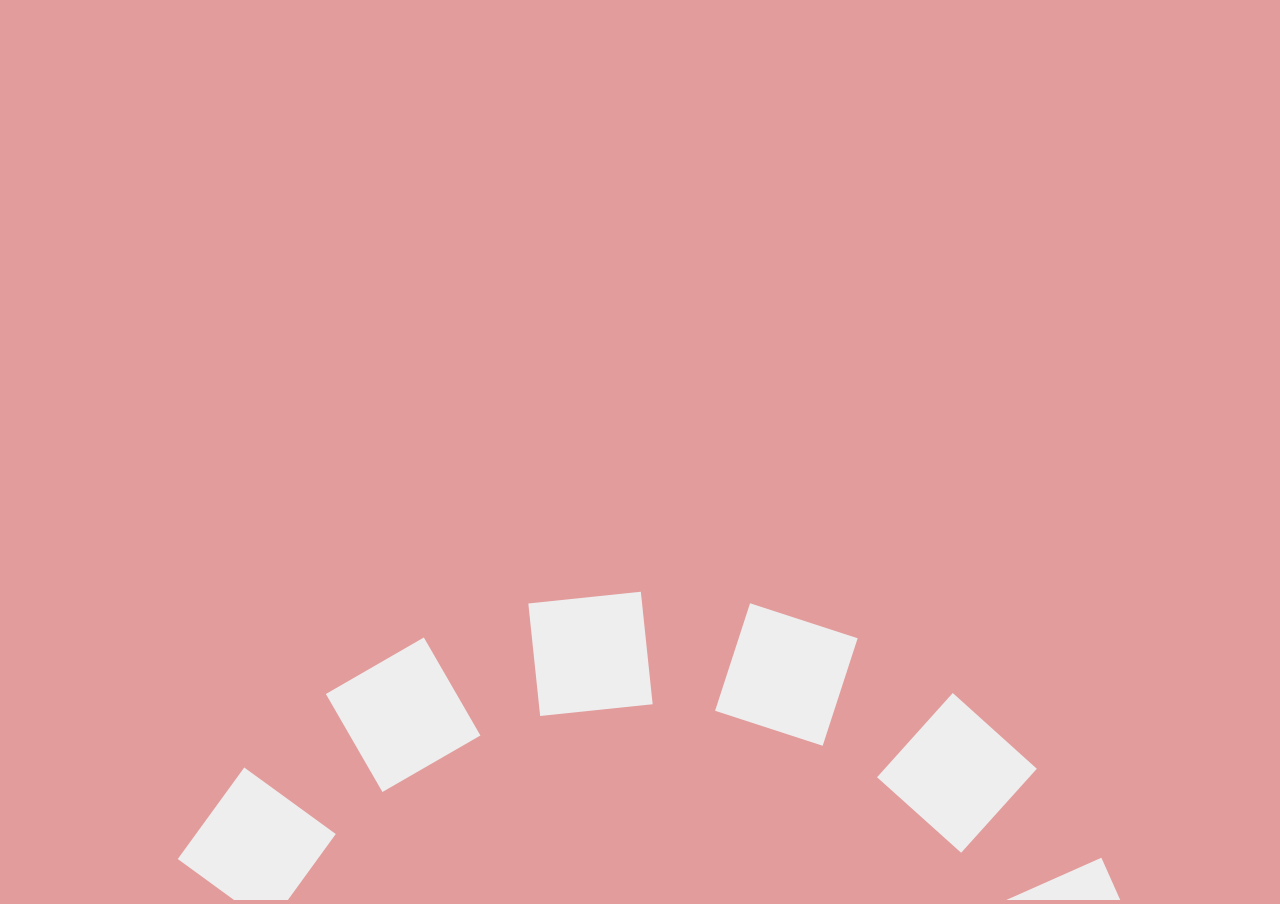
<file: index.html>
<!DOCTYPE html>
<html lang="en">
  <head>
    <meta charset="UTF-8" />
    <meta name="viewport" content="width=device-width, initial-scale=1.0" />
    <title>Document</title>
    <link rel="stylesheet" type="text/css" href="css/index.css" />
  </head>
  <body>
    <script type="module" src="js/app.js"></script>
  </body>
</html>
</file>
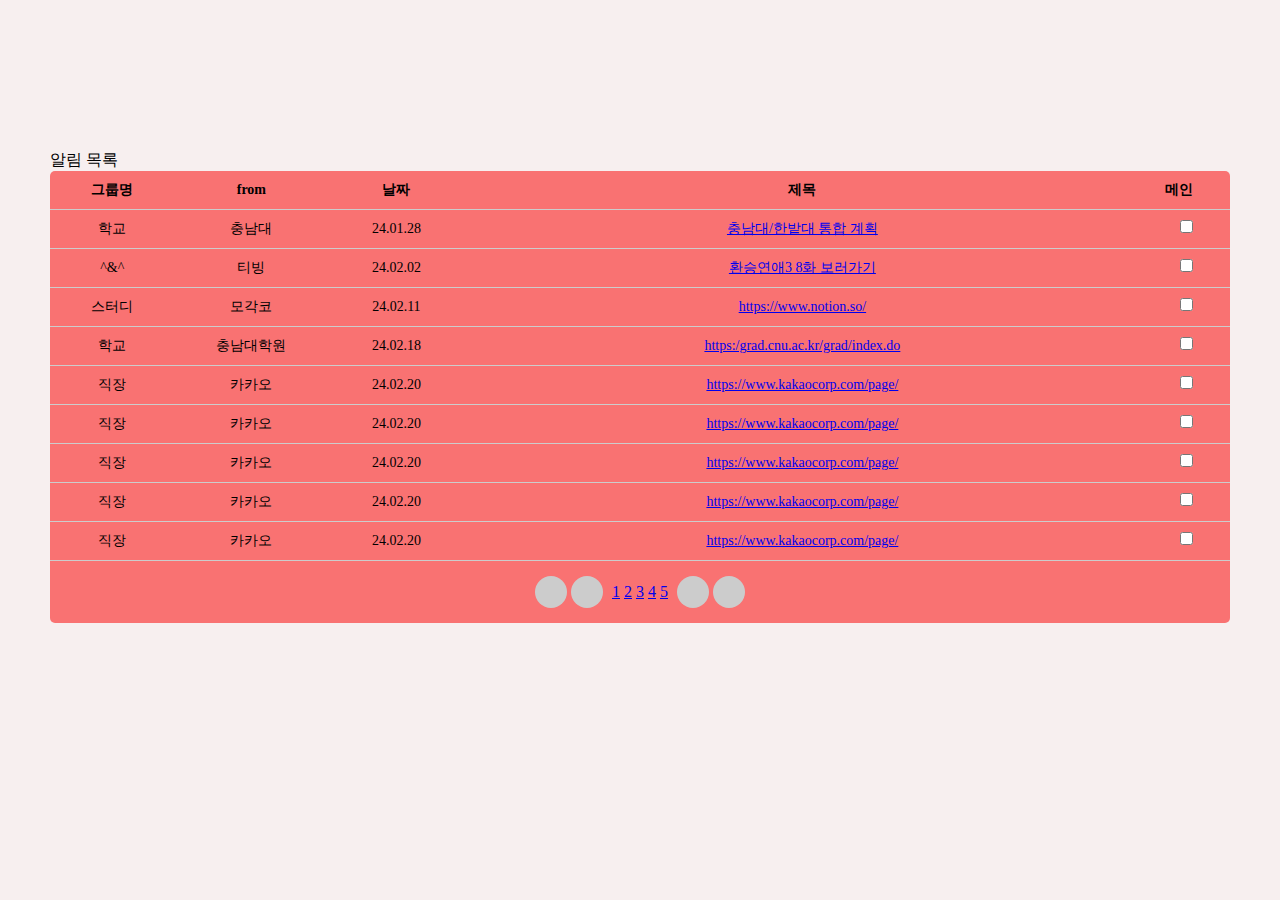
<file: alarm_list.html>
<!DOCTYPE html>
<html lang="ko">
<head>
    <meta charset="UTF-8">
    <meta name="viewport" content="width=device-width, initial-scale=1.0">
    <link rel="stylesheet" href="css/alarm_list_style.css">
    <title>알림 모음</title>
</head>
<body>
    <div class="board">
        <div>알림 목록</div>
        
        <div class="head_body">

            <div class="head">
            <div class="group">그룹명</div>
            <div class="from">from</div>
            <div class="date">날짜</div>
            <div class="title">제목</div>
            <div class="button">메인</div>
            </div>
            <div class="body">
            <div class="item">
                <div class="group">학교</div>
                <div class="from">충남대</div>
                <div class="date">24.01.28</div>
                <div class="title"><a href="a">충남대/한밭대 통합 계획</a></div>
                <input type="checkbox" id="check_btn">

            </div>
            <div class="item">
                <div class="group">^&^</div>
                <div class="from">티빙</div>
                <div class="date">24.02.02</div>
                <div class="title"><a href="a">환승연애3 8화 보러가기</a></div>
                <input type="checkbox" id="check_btn">
            </div>
            <div class="item">
                <div class="group">스터디</div>
                <div class="from">모각코</div>
                <div class="date">24.02.11</div>
                <div class="title"><a href="a">https://www.notion.so/</a></div>
                <input type="checkbox" id="check_btn">
            </div>
            <div class="item">
                <div class="group">학교</div>
                <div class="from">충남대학원</div>
                <div class="date">24.02.18</div>
                <div class="title"><a href="a">https:/grad.cnu.ac.kr/grad/index.do</a></div>
                <input type="checkbox" id="check_btn">
            </div>
            <div class="item">
                <div class="group">직장</div>
                <div class="from">카카오</div>
                <div class="date">24.02.20</div>
                <div class="title"><a href="a">https://www.kakaocorp.com/page/</a></div>
                <input type="checkbox" id="check_btn">
            </div>
            <div class="item">
                <div class="group">직장</div>
                <div class="from">카카오</div>
                <div class="date">24.02.20</div>
                <div class="title"><a href="a">https://www.kakaocorp.com/page/</a></div>
                <input type="checkbox" id="check_btn">
            </div>
            <div class="item">
                <div class="group">직장</div>
                <div class="from">카카오</div>
                <div class="date">24.02.20</div>
                <div class="title"><a href="a">https://www.kakaocorp.com/page/</a></div>
                <input type="checkbox" id="check_btn">
            </div>
            <div class="item">
                <div class="group">직장</div>
                <div class="from">카카오</div>
                <div class="date">24.02.20</div>
                <div class="title"><a href="a">https://www.kakaocorp.com/page/</a></div>
                <input type="checkbox" id="check_btn">
            </div>
            <div class="item">
                <div class="group">직장</div>
                <div class="from">카카오</div>
                <div class="date">24.02.20</div>
                <div class="title"><a href="a">https://www.kakaocorp.com/page/</a></div>
                <input type="checkbox" id="check_btn">
            </div>
            </div>
            <div class="page">
                <a href="#" class="bt first">처음 페이지</a>
                <a href="#" class="bt prev">이전 페이지</a>
                <a href="#" class="num">1</a>
                <a href="#" class="num">2</a>
                <a href="#" class="num">3</a>
                <a href="#" class="num">4</a>
                <a href="#" class="num">5</a>
                <a href="#" class="bt next">다음 페이지</a>
                <a href="#" class="bt last">마지막 페이지</a>
            </div>
        </div>
        

    </div>
</body>
</html>
</file>
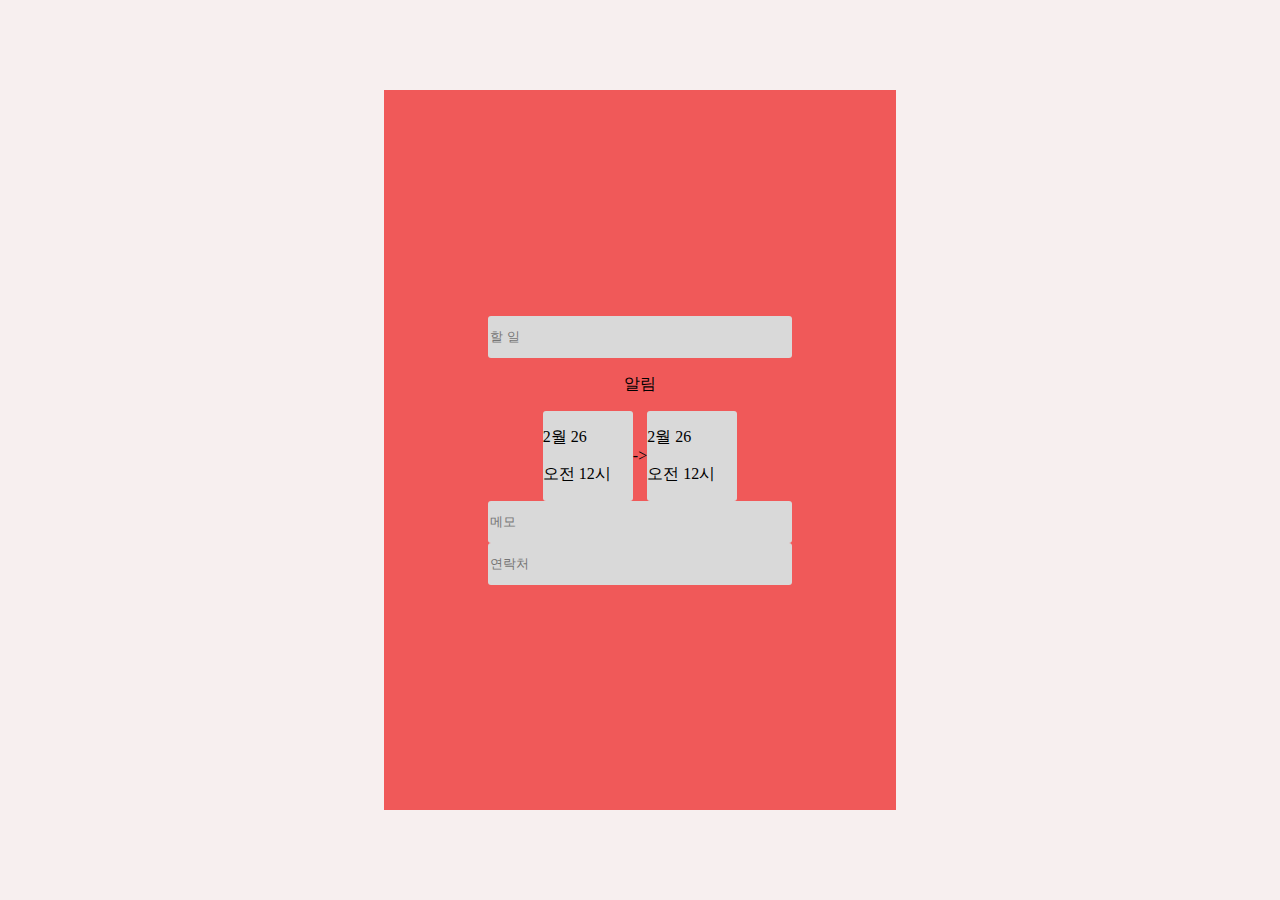
<file: cal_set.html>
<!DOCTYPE html>
<html lang="ko">
<head>
  <meta charset="UTF-8">
  <meta http-equiv="X-UA-Compatible" content="IE=edge">
  <meta name="viewport" content="width=device-width, initial-scale=1.0">
  <title>transition-delay</title>
  <style>
     body {
            display: flex;
            flex-direction: column;
            align-items: center;
            justify-content: center;
            height: 100vh;
            margin: 0;
            background-color: #F7EFEF;
        }
        .cal{
            display: flex;
            flex-direction: row;
            width :200px;
            align-items: center;
            justify-content: center;

            
        }
        .bind{
            display: flex;
            flex-direction: column;
            align-items: center;
            justify-content: center;
            background-color:#F05959 ;
            height: 80%;
            width: 40%;
        }
        .title,.memo,.telephone
        {   
            background-color: #D9D9D9;
            width:300.15px;
            height:40px;
            border: none;
            border-radius: 3px;
        }
        .f_cal,.s_cal
        {
            background-color: #D9D9D9;
            border-radius: 3px;
            width :45%;
            height:100%

        }

        

   
  </style>
</head>
<body>
  <div class="bind">
    <div class="alarm">
        <input type="text" id="title" placeholder="할 일" class="title">
    </div>
    <div class="icon">
        <p class="letter">알림<p>
    </div>
    <div class="cal">
        <div class="f_cal">
         <p>2월 26</p>
         <p>오전 12시</p>
        </div>
        <div class="arrow">
            <p>-></p>
        </div>
        <div class="s_cal">
        <p>2월 26</p>
        <p>오전 12시</p>
       </div>
    </div>
    <div class="top_memo">
        <input type="text" id="memo" placeholder="메모" class="memo">
    </div>
    <div class="tele">
        <input type="text" id="telephone" placeholder="연락처" class="telephone">
    </div>

  </div>
</body>
</html>
</file>
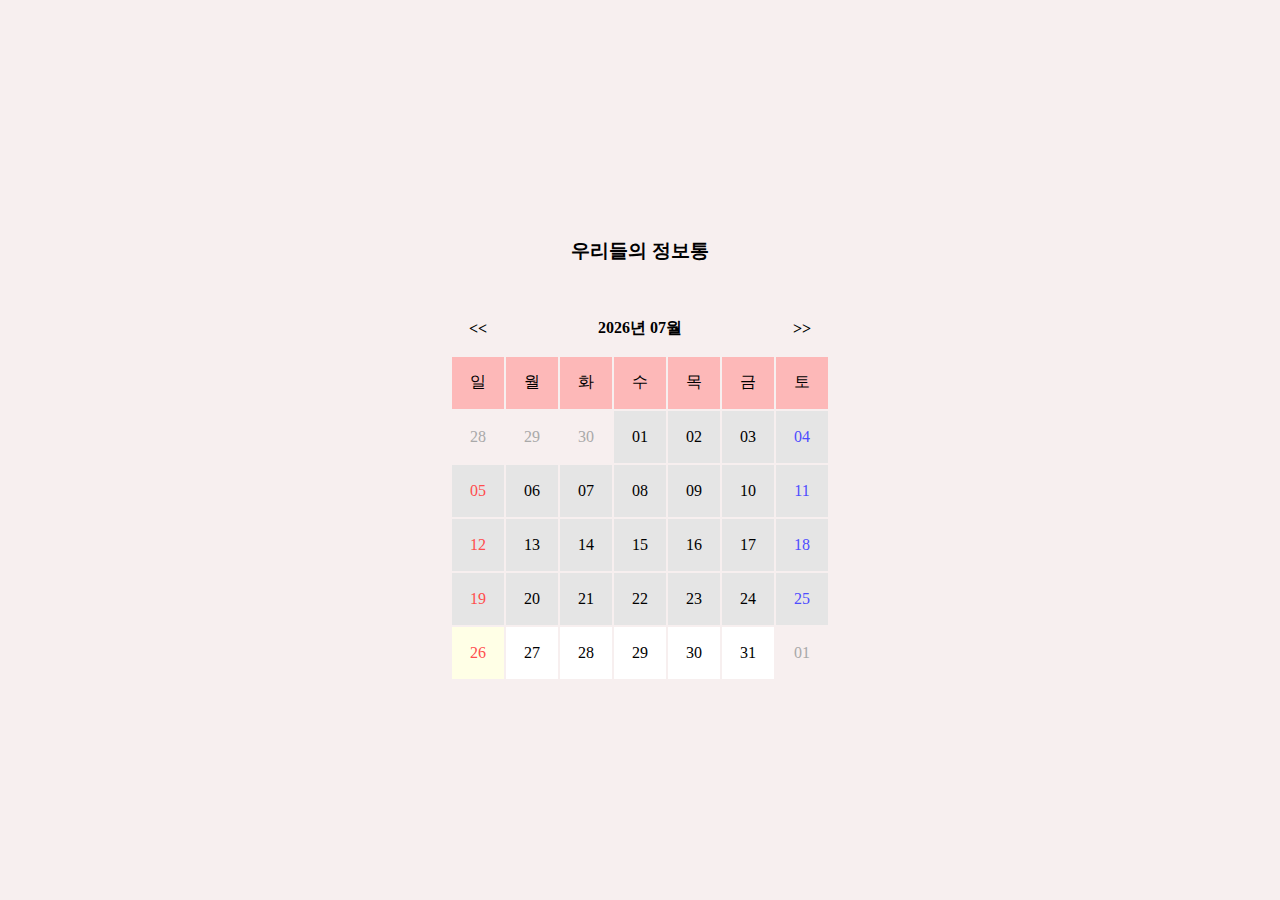
<file: calender.html>
<!DOCTYPE html>
<html lang="ko">
<head>
  <meta charset="UTF-8">
  <meta http-equiv="X-UA-Compatible" content="IE=edge">
  <meta name="viewport" content="width=device-width, initial-scale=1.0">
  <title>calender</title>
  <style type="text/css">
    body {
            display: flex;
            flex-direction: row;
            align-items: center;
            justify-content: center;
            height: 100vh;
            margin: 0;
            background-color: #F7EFEF;
        }
    .title{
        text-align: center;
        
    }
    a { color:#000000;text-decoration:none; }
    .scriptCalendar { text-align:center; }
    .scriptCalendar > thead > tr > td { width:50px;height:50px; }
    .scriptCalendar > thead > tr:first-child > td { font-weight:bold; }
    .scriptCalendar > thead > tr:last-child > td { background-color:#FDB8B8; }
    .scriptCalendar > tbody > tr > td { width:50px;height:50px; }
    .calendarBtn { cursor:pointer; } 
</style>
  <script type="text/javascript">
    document.addEventListener("DOMContentLoaded", function() {
        buildCalendar();
        
        document.getElementById("btnPrevCalendar").addEventListener("click", function(event) {
            prevCalendar();
        });
        
        document.getElementById("nextNextCalendar").addEventListener("click", function(event) {
            nextCalendar();
        });
    });

    var toDay = new Date(); // @param 전역 변수, 오늘 날짜 / 내 컴퓨터 로컬을 기준으로 toDay에 Date 객체를 넣어줌
    var nowDate = new Date();  // @param 전역 변수, 실제 오늘날짜 고정값
    
    /**
     * @brief   이전달 버튼 클릭시
     */
    function prevCalendar() {
        this.toDay = new Date(toDay.getFullYear(), toDay.getMonth() - 1, toDay.getDate());
        buildCalendar();    // @param 전월 캘린더 출력 요청
    }

    /**
     * @brief   다음달 버튼 클릭시
     */
    function nextCalendar() {
        this.toDay = new Date(toDay.getFullYear(), toDay.getMonth() + 1, toDay.getDate());
        buildCalendar();    // @param 명월 캘린더 출력 요청
    }

    /**
     * @brief   캘린더 오픈
     * @details 날짜 값을 받아 캘린더 폼을 생성하고, 날짜값을 채워넣는다.
     */
    function buildCalendar() {

        let doMonth = new Date(toDay.getFullYear(), toDay.getMonth(), 1);
        let lastDate = new Date(toDay.getFullYear(), toDay.getMonth() + 1, 0);

        let tbCalendar = document.querySelector(".scriptCalendar > tbody");

        document.getElementById("calYear").innerText = toDay.getFullYear();                       // @param YYYY월
        document.getElementById("calMonth").innerText = autoLeftPad((toDay.getMonth() + 1), 2);   // @param MM월
        

        // @details 이전 캘린더의 출력결과가 남아있다면, 이전 캘린더를 삭제한다.
        while(tbCalendar.rows.length > 0) {
            tbCalendar.deleteRow(tbCalendar.rows.length - 1);
        }

        // @param 첫번째 개행
        let row = tbCalendar.insertRow();

        // @param 날짜가 표기될 열의 증가값
        let dom = 1;

        // @details 시작일의 요일값( doMonth.getDay() ) + 해당월의 전체일( lastDate.getDate())을  더해준 값에서
        //               7로 나눈값을 올림( Math.ceil() )하고 다시 시작일의 요일값( doMonth.getDay() )을 빼준다.
        let daysLength = (Math.ceil((doMonth.getDay() + lastDate.getDate()) / 7) * 7) - doMonth.getDay();

        // @param 달력 출력
        // @details 시작값은 1일을 직접 지정하고 요일값( doMonth.getDay() )를 빼서 마이너스( - )로 for문을 시작한다.
        for(let day = 1 - doMonth.getDay(); daysLength >= day; day++) {

            let column = row.insertCell();

            // @param 평일( 전월일과 익월일의 데이터 제외 )
            if(Math.sign(day) == 1 && lastDate.getDate() >= day) {

                // @param 평일 날짜 데이터 삽입
                column.innerText = autoLeftPad(day, 2);

                // @param 일요일인 경우
                if(dom % 7 == 1) {
                    column.style.color = "#FF4D4D";
                }

                // @param 토요일인 경우
                if(dom % 7 == 0) {
                    column.style.color = "#4D4DFF";
                    row = tbCalendar.insertRow();   // @param 토요일이 지나면 다시 가로 행을 한줄 추가한다.
                }

            }

            // @param 평일 전월일과 익월일의 데이터 날짜변경
            else {
                let exceptDay = new Date(doMonth.getFullYear(), doMonth.getMonth(), day);
                column.innerText = autoLeftPad(exceptDay.getDate(), 2);
                column.style.color = "#A9A9A9";
            }

            // @brief   전월, 명월 음영처리
            // @details 현재년과 선택 년도가 같은경우
            if(toDay.getFullYear() == nowDate.getFullYear()) {

                // @details 현재월과 선택월이 같은경우
                if(toDay.getMonth() == nowDate.getMonth()) {

                    // @details 현재일보다 이전인 경우이면서 현재월에 포함되는 일인경우
                    if(nowDate.getDate() > day && Math.sign(day) == 1) {
                        column.style.backgroundColor = "#E5E5E5";
                    }

                    // @details 현재일보다 이후이면서 현재월에 포함되는 일인경우
                    else if(nowDate.getDate() < day && lastDate.getDate() >= day) {
                        column.style.backgroundColor = "#FFFFFF";
                        column.style.cursor = "pointer";
                        column.onclick = function(){ calendarChoiceDay(this); }
                    }

                    // @details 현재일인 경우
                    else if(nowDate.getDate() == day) {
                        column.style.backgroundColor = "#FFFFE6";
                        column.style.cursor = "pointer";
                        column.onclick = function(){ calendarChoiceDay(this); }
                    }

                // @details 현재월보다 이전인경우
                } else if(toDay.getMonth() < nowDate.getMonth()) {
                    if(Math.sign(day) == 1 && day <= lastDate.getDate()) {
                        column.style.backgroundColor = "#E5E5E5";
                    }
                }

                // @details 현재월보다 이후인경우
                else {
                    if(Math.sign(day) == 1 && day <= lastDate.getDate()) {
                        column.style.backgroundColor = "#FFFFFF";
                        column.style.cursor = "pointer";
                        column.onclick = function(){ calendarChoiceDay(this); }
                    }
                }
            }

            // @details 선택한년도가 현재년도보다 작은경우
            else if(toDay.getFullYear() < nowDate.getFullYear()) {
                if(Math.sign(day) == 1 && day <= lastDate.getDate()) {
                    column.style.backgroundColor = "#E5E5E5";
                }
            }

            // @details 선택한년도가 현재년도보다 큰경우
            else {
                if(Math.sign(day) == 1 && day <= lastDate.getDate()) {
                    column.style.backgroundColor = "#FFFFFF";
                    column.style.cursor = "pointer";
                    column.onclick = function(){ calendarChoiceDay(this); }
                }
            }
            dom++;
        }
    }

    /**
     * @brief   날짜 선택
     * @details 사용자가 선택한 날짜에 체크표시를 남긴다.
     */
    function calendarChoiceDay(column) {

        // @param 기존 선택일이 존재하는 경우 기존 선택일의 표시형식을 초기화 한다.
        if(document.getElementsByClassName("choiceDay")[0]) {
            
            // @see 금일인 경우
            if(document.getElementById("calMonth").innerText == autoLeftPad((nowDate.getMonth() + 1), 2) && document.getElementsByClassName("choiceDay")[0].innerText == autoLeftPad(toDay.getDate(), 2)) {
                document.getElementsByClassName("choiceDay")[0].style.backgroundColor = "#FFFFE6";  
            }
            
            // @see 금일이 아닌 경우
            else {
                document.getElementsByClassName("choiceDay")[0].style.backgroundColor = "#FFFFFF";
            }
            document.getElementsByClassName("choiceDay")[0].classList.remove("choiceDay");
        }

        // @param 선택일 체크 표시
        column.style.backgroundColor = "#FF9999";

        // @param 선택일 클래스명 변경
        column.classList.add("choiceDay");
    }

    /**
     * @brief   숫자 두자릿수( 00 ) 변경
     * @details 자릿수가 한자리인 ( 1, 2, 3등 )의 값을 10, 11, 12등과 같은 두자리수 형식으로 맞추기위해 0을 붙인다.
     * @param   num     앞에 0을 붙일 숫자 값
     * @param   digit   글자의 자릿수를 지정 ( 2자릿수인 경우 00, 3자릿수인 경우 000 … )
     */
    function autoLeftPad(num, digit) {
        if(String(num).length < digit) {
            num = new Array(digit - String(num).length + 1).join("0") + num;
        }
        return num;
    }

</script>
</head>
<body>
    <div>
        <h3 class="title">우리들의 정보통</h3>
        <br/>
        <table class="scriptCalendar">
            <thead>
                <tr>
                    <td class="calendarBtn" id="btnPrevCalendar">&#60;&#60;</td>
                    <td colspan="5">
                        <span id="calYear">YYYY</span>년
                        <span id="calMonth">MM</span>월
                    </td>
                    <td class="calendarBtn" id="nextNextCalendar">&#62;&#62;</td>
                </tr>
                <tr>
                    <td>일</td><td>월</td><td>화</td><td>수</td><td>목</td><td>금</td><td>토</td>
                </tr>
            </thead>
            <tbody></tbody>
        </table>
    </div>
  
</body>
</html>
</file>
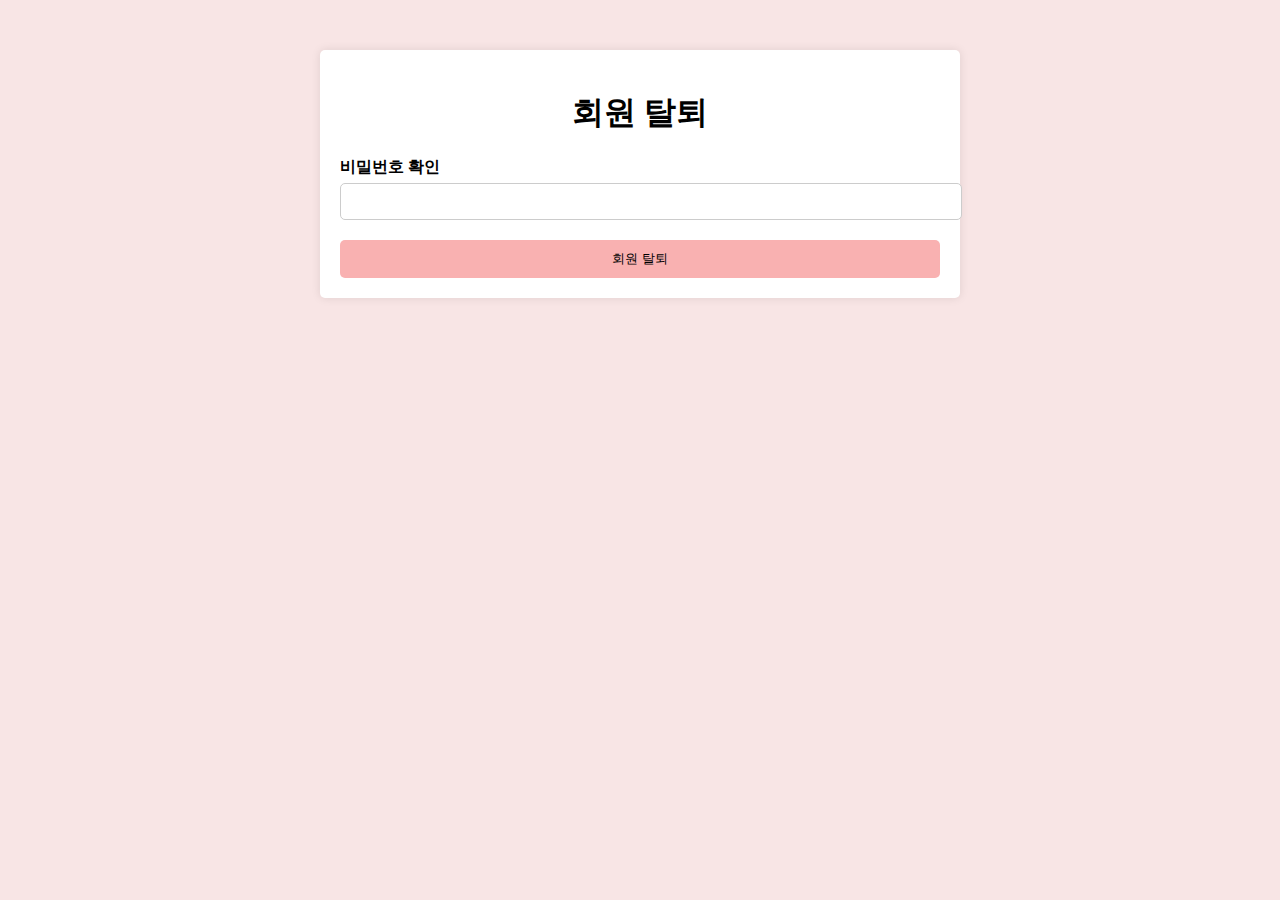
<file: delete.html>
<!DOCTYPE html>
<html lang="ko">
<head>
  <meta charset="UTF-8">
  <meta http-equiv="X-UA-Compatible" content="IE=edge">
  <meta name="viewport" content="width=device-width, initial-scale=1.0">
  <title>회원 탈퇴</title>
  <style>
    body {
      margin: 0;
      padding: 0;
      background-color: #F8E5E5; 
    }

    .container {
      max-width: 600px;
      margin: 50px auto;
      padding: 20px;
      background-color: white;
      border-radius: 5px;
      box-shadow: 0px 0px 10px rgba(0, 0, 0, 0.1);
    }

    h1 {
      text-align: center;
    }

    .form-group {
      margin-bottom: 20px;
    }

    .form-group label {
      display: block;
      font-weight: bold;
      margin-bottom: 5px;
    }

    .form-group input {
      width: 100%;
      padding: 10px;
      border-radius: 5px;
      border: 1px solid #ccc;
    }

    .submit-button {
      display: block;
      width: 100%;
      padding: 10px;
      background-color: #f9b1b1;
      color: black;
      border: none;
      border-radius: 5px;
      cursor: pointer;
      transition: background-color 0.3s;
    }

    .submit-button:hover {
      background-color: #f18e8e;
    }
  </style>
</head>
<body>
  <div class="container">
    <h1>회원 탈퇴</h1>
    <form>
      <div class="form-group">
        <label for="password">비밀번호 확인</label>
        <input type="password">
      </div>
      <button type="submit" class="submit-button">회원 탈퇴</button>
    </form>
  </div>
</body>
</html>
</file>
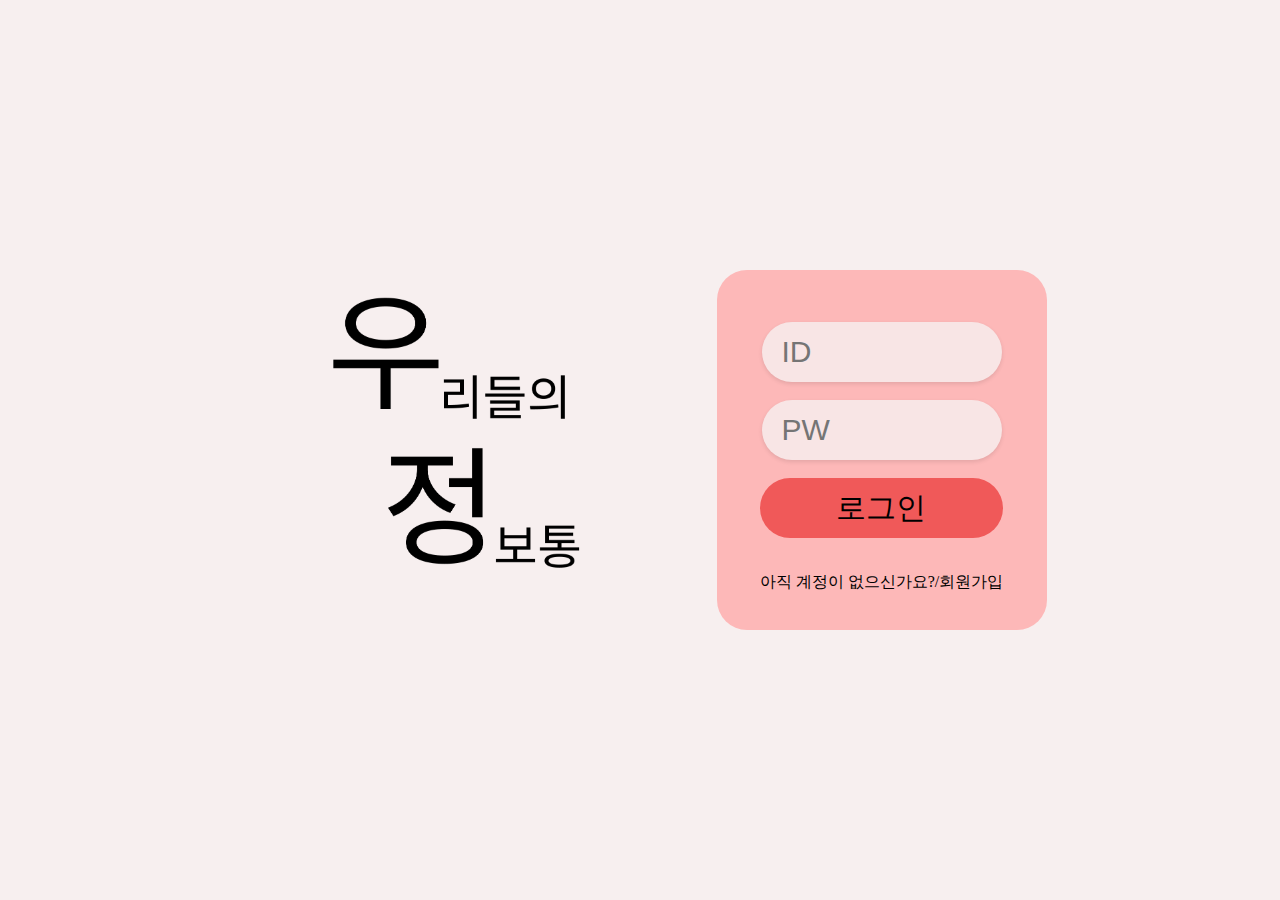
<file: log_in_main.html>
<!DOCTYPE html>
<html lang="en">
<head>
    <meta charset="UTF-8">
    <meta name="viewport" content="width=device-width, initial-scale=1.0">
    <title>login</title>
    <style>
        body {
            display: flex;
            flex-direction: row;
            align-items: center;
            justify-content: center;
            height: 100vh;
            margin: 0;
            background-color: #F7EFEF;
        }
        .logo{
            left : 100px;
            top : 20px;
            margin-bottom : 40px;
            width:403px;
            height:310px;
            margin-right: 40px;

        }
        .log_in{
            padding: 10px 20px; /* 버튼 크기 조정을 위해 패딩을 조절하세요 */
            font-size: 30px;
            width :200px;
            margin-bottom: 0px;
            color : black;
            left : 100px;
            border-radius: 30px;
            border:none;
            background-color: #F8E5E5;
            height: 40px;
            box-shadow: 0 2px 4px rgba(0,0,0,0.1); /* 그림자 추가 */
        }
        .member{
            padding: 10px 20px; /* 버튼 크기 조정을 위해 패딩을 조절하세요 */
            font-size: 30px;
            margin-bottom: 0px;
            width : 200px;
            color : black;
            left : 100px;
            border-radius: 30px;
            border:none;
            background-color: #F8E5E5;
            height: 40px;
            box-shadow: 0 2px 4px rgba(0,0,0,0.1); /* 그림자 추가 */
        }
        .find{
            width : 243.33px;
            margin-bottom: 0px;
            padding: 10px 20px; /* 버튼 크기 조정을 위해 패딩을 조절하세요 */
            font-size: 30px;
            color : black;
            left : 100px;
            border-radius: 30px;
            border:none;
            background-color: #F05959;
            border-bottom: 0px;
            height: 60px;
        }
        .forgot:hover{
            font-size: 20px ;
            font-weight: bold;
            margin-top: 0px;

        }
        .bind{
            background-color: #FDB8B8;
            border: 2px solid #000;
            align-items: center;
            width:330px;
            height:330px;
            display:flex;
            flex-direction: column;
            justify-content: center;
            border-radius: 30px;
            border:none;
            padding-top: 30px;
            margin-left:40px
        }
    </style>
</head>
<body>
    <img src = "image\mainlogo.png.png" alt = "로고" class = "logo">
    <div class="bind">
        <label for ="userid">
            <input type="text" class = "log_in" id="userid" placeholder="ID"> 
                
            </input>
        </label>
        <br>
        <label for ="userpw">
            <input type="password" class = "member" id="userpw" placeholder="PW"> 
                
        </input>
        </label>
        <br>
        <label >
            <button class = "find" onclick="location.href='index.html'"> 
                로그인 
            </button>
        </label>
        <br>
        <label>
            <p class="forgot" onclick="location.href='memberlogin.html'">
                아직 계정이 없으신가요?/회원가입
            </p>
        </label>
        
    </div>
    <script>
        function memberlogin() {
             var link='memberlogin.html';
             window.location.href = link;
         }
         function login() {
             var link='index.html';
             window.location.href = link;
         }
     </script>
        
</body>
</html>
</file>
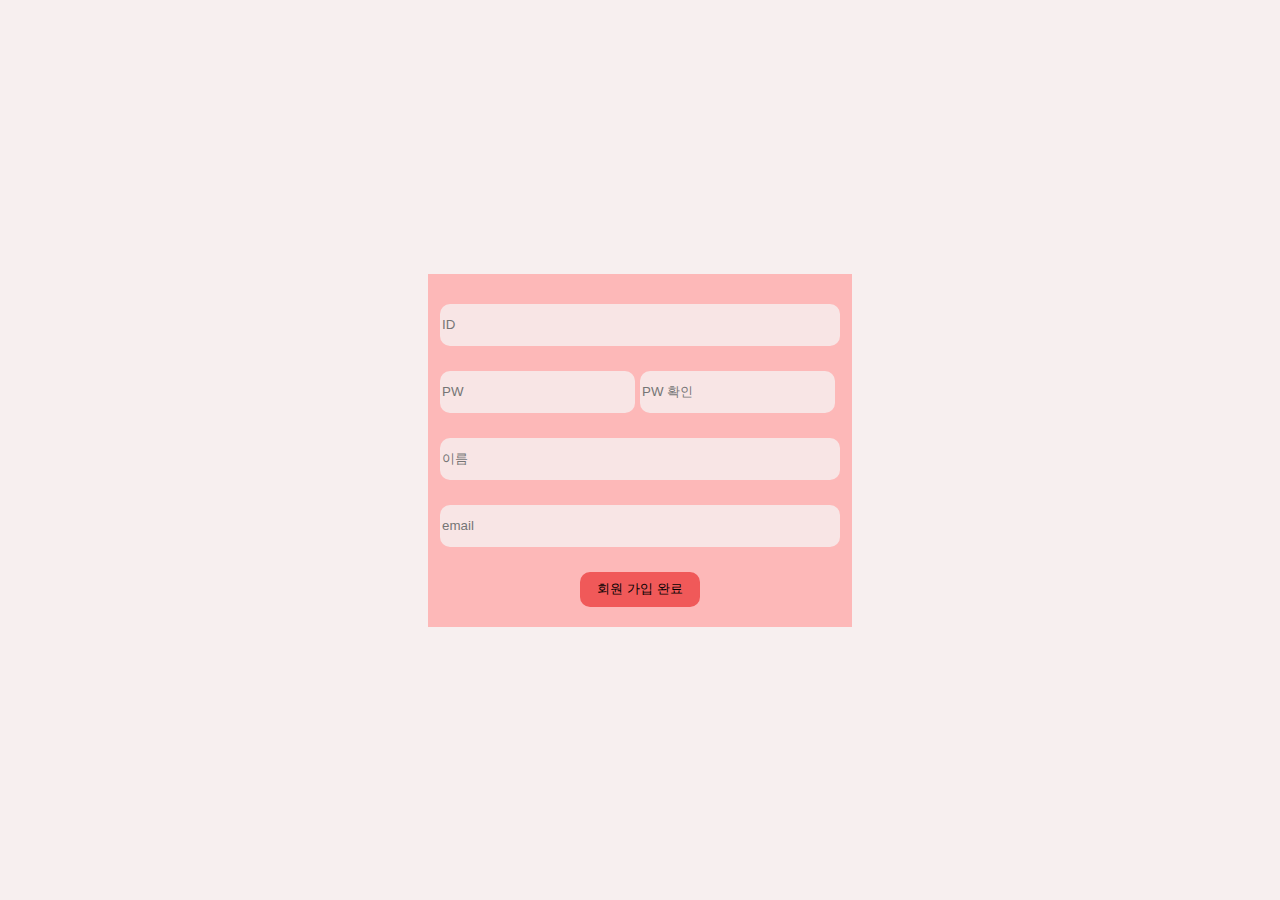
<file: memberlogin.html>
<!DOCTYPE html>
<html lang="en">
<head>
    <meta charset="UTF-8">
    <meta name="viewport" content="width=device-width, initial-scale=1.0">
    <title>membership</title>
    <style>
        body {
            display: flex;
            flex-direction: column;
            align-items: center;
            justify-content: center;
            height: 100vh;
            margin: 0;
            background-color: #F7EFEF;
        }
        .logo {
            height: 100px;
            width:100px;
        }
        .bind {
            padding-top:30px;
            padding-bottom:20px;
            border:none;
            background-color: #FDB8B8;
            width:400px;
        }
        .id, .name, .email {
            width: 100%;
            height: 40px;
            margin-bottom: 20px;
            border-radius: 10px;
            background-color: #F8E5E5;
            border:none;
        }
        .pw, .confirm {
            width: 50%;
            height: 40px;
            margin-right: 5px; /* PW와 PW 확인 사이 간격 조절 */
            margin-bottom: 20px;
            border-radius: 10px;
            background-color: #F8E5E5;
            border:none;
        }
        .form-row {
            display: flex;
            margin-bottom: 5px;
            width: 100%;
        }
        .button {
            background-color: #F05959;
            border-radius: 10px;
            border:none;
            width:120px;
            height:35px;
        }
        .margin
        {   
            display: flex;
            flex-direction: column;
            justify-content: center;
            align-items: center;
        }
        
    </style>
</head>
<body>
   <form action='#' method="post">
        <fieldset class="bind">
            <div class="margin">
            <div class="form-row">
                <input type="text" id="id" placeholder="ID" class="id">
            </div>
            <div class="form-row">
                <input type="text" id="pw" placeholder="PW" class="pw">
                <input type="text" id="confirm" placeholder="PW 확인" class="confirm">
            </div>
            <div class="form-row">
                <input type="text" id="name" placeholder="이름" class="name">
            </div>
            <div class="form-row">
                <input type="text" id="email" placeholder="email" class="email">
            </div>
            <div>
            <button class="button">회원 가입 완료</button>
            </div>
            </div>
        </fieldset>
    </form>
    
</body>
</html>
</file>
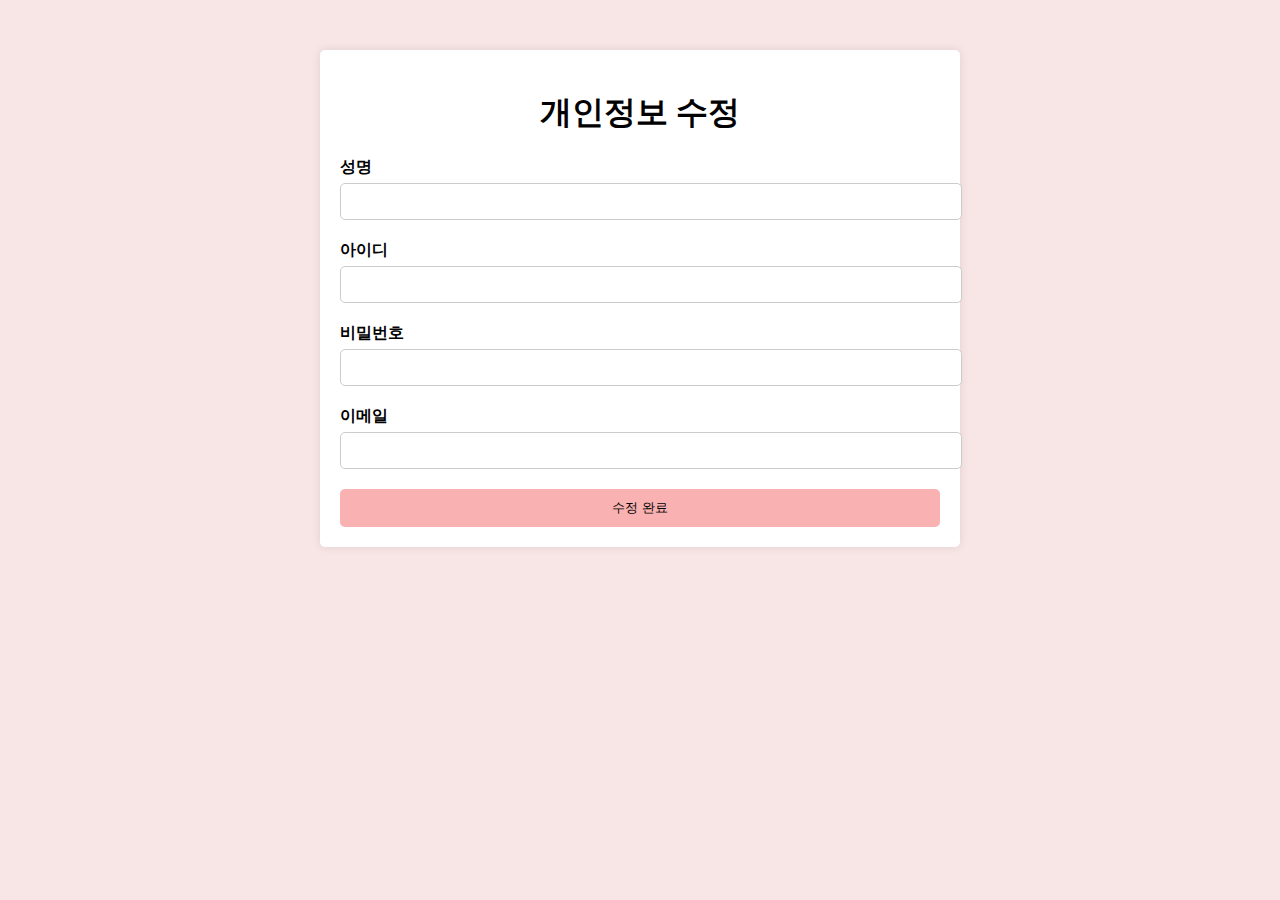
<file: personal_info.html>
<!DOCTYPE html>
<html lang="ko">
<head>
  <meta charset="UTF-8">
  <meta http-equiv="X-UA-Compatible" content="IE=edge">
  <meta name="viewport" content="width=device-width, initial-scale=1.0">
  <title>개인정보 수정</title>
  <style>
    body {
      margin: 0;
      padding: 0;
      background-color: #F8E5E5; 
    }

    .container {
      max-width: 600px;
      margin: 50px auto;
      padding: 20px;
      background-color: white;
      border-radius: 5px;
      box-shadow: 0px 0px 10px rgba(0, 0, 0, 0.1);
    }

    h1 {
      text-align: center;
    }

    .form-group {
      margin-bottom: 20px;
    }

    .form-group label {
      display: block;
      font-weight: bold;
      margin-bottom: 5px;
    }

    .form-group input {
      width: 100%;
      padding: 10px;
      border-radius: 5px;
      border: 1px solid #ccc;
    }

    .submit-button {
      display: block;
      width: 100%;
      padding: 10px;
      background-color: #f9b1b1;
      color: black;
      border: none;
      border-radius: 5px;
      cursor: pointer;
      transition: background-color 0.3s;
    }

    .submit-button:hover {
      background-color: #f18e8e;
    }
  </style>
</head>
<body>
  <div class="container">
    <h1>개인정보 수정</h1>
    <form>
      <div class="form-group">
        <label for="name">성명</label>
        <input type="text">
      </div>
      <div class="form-group">
        <label for="username">아이디</label>
        <input type="text">
      </div>
      <div class="form-group">
        <label for="password">비밀번호</label>
        <input type="password">
      </div>
      <div class="form-group">
        <label for="email">이메일</label>
        <input type="email">
      </div>
      <button type="submit" class="submit-button">수정 완료</button>
    </form>
  </div>
</body>
</html>
</file>
<file: css/index.css>
* {
    user-select: none;
    -ms-user-select: none;
    outline: 0;
    margin: 0;
    padding: 0;
    -webkit-tap-highlight-color: rgba(0, 0, 0, 0);
  }
  
  html {
    width: 100%;
    height: 100%;
  }
  
  body {
    width: 100%;
    height: 100%;
    overflow: hidden;
    background-color: #e29c9c;
  }
  
  canvas {
    width: 100%;
    height: 100%;
  }
</file>
<file: css/alarm_list_style.css>
* {
    margin: 0;
    padding: 0;
    
}

body {
    background-color: #F7efef;
}

.board {
    
    padding : 50px;
    padding-top :150px;
    
    
}

.head_body {
    
    background-color: #f97272;
    border-radius: 5px;
}

.head > div ,
.body .item > div {
    display: inline-block;
    text-align: center;
    font-size: 14px;
    
}

.board .group {
    width: 9%;
    
}

.board .from {
    width: 15%;
}

.board .date {
    width: 10%;
}

.board .title {
    width: 60%;
}

.board .button {
    width: 5%;
}

.head,
.body .item {
    padding: 10px;
    font-size: 0;
    border-bottom: 1px solid #ccc;
}

.head > div {
    font-weight: 600;
}

.board .title a:hover {
    text-decoration: double;
}

/* page */

.page {
    padding-top: 15px;
    padding-bottom: 15px;
    text-align: center;
}

.page a {
    display: inline-block;
    vertical-align: middle;
}

.page a.bt {
    width: 32px;
    height: 32px;
    background-color: #ccc;
    background-image: url(C:\Users\USER\Desktop\우리들의정보통\friendship-web\image\page_bt.png);
    background-repeat: no-repeat;
    text-indent: -2000px;
    overflow: hidden;
    border-radius: 100px;
}

.page a.first{
    background-position: 10px -40px;
}

.page a.prev{
    background-position: 10px 11px;
    margin-right: 5px;
}

.page a.next{
    background-position: -39px 11px;
    margin-left: 5px;
}

.page a.last{
    background-position: -39px -39px;
}

.page a.num {
    margin-left : 0 5px;
}

.page a.bt:hover {
    background-color: #999;
}

.page a.num:hover {
    text-decoration: double;
}
/* btn */
input#check_btn {
    position: relative;
    left : 30px;
}
</file>
